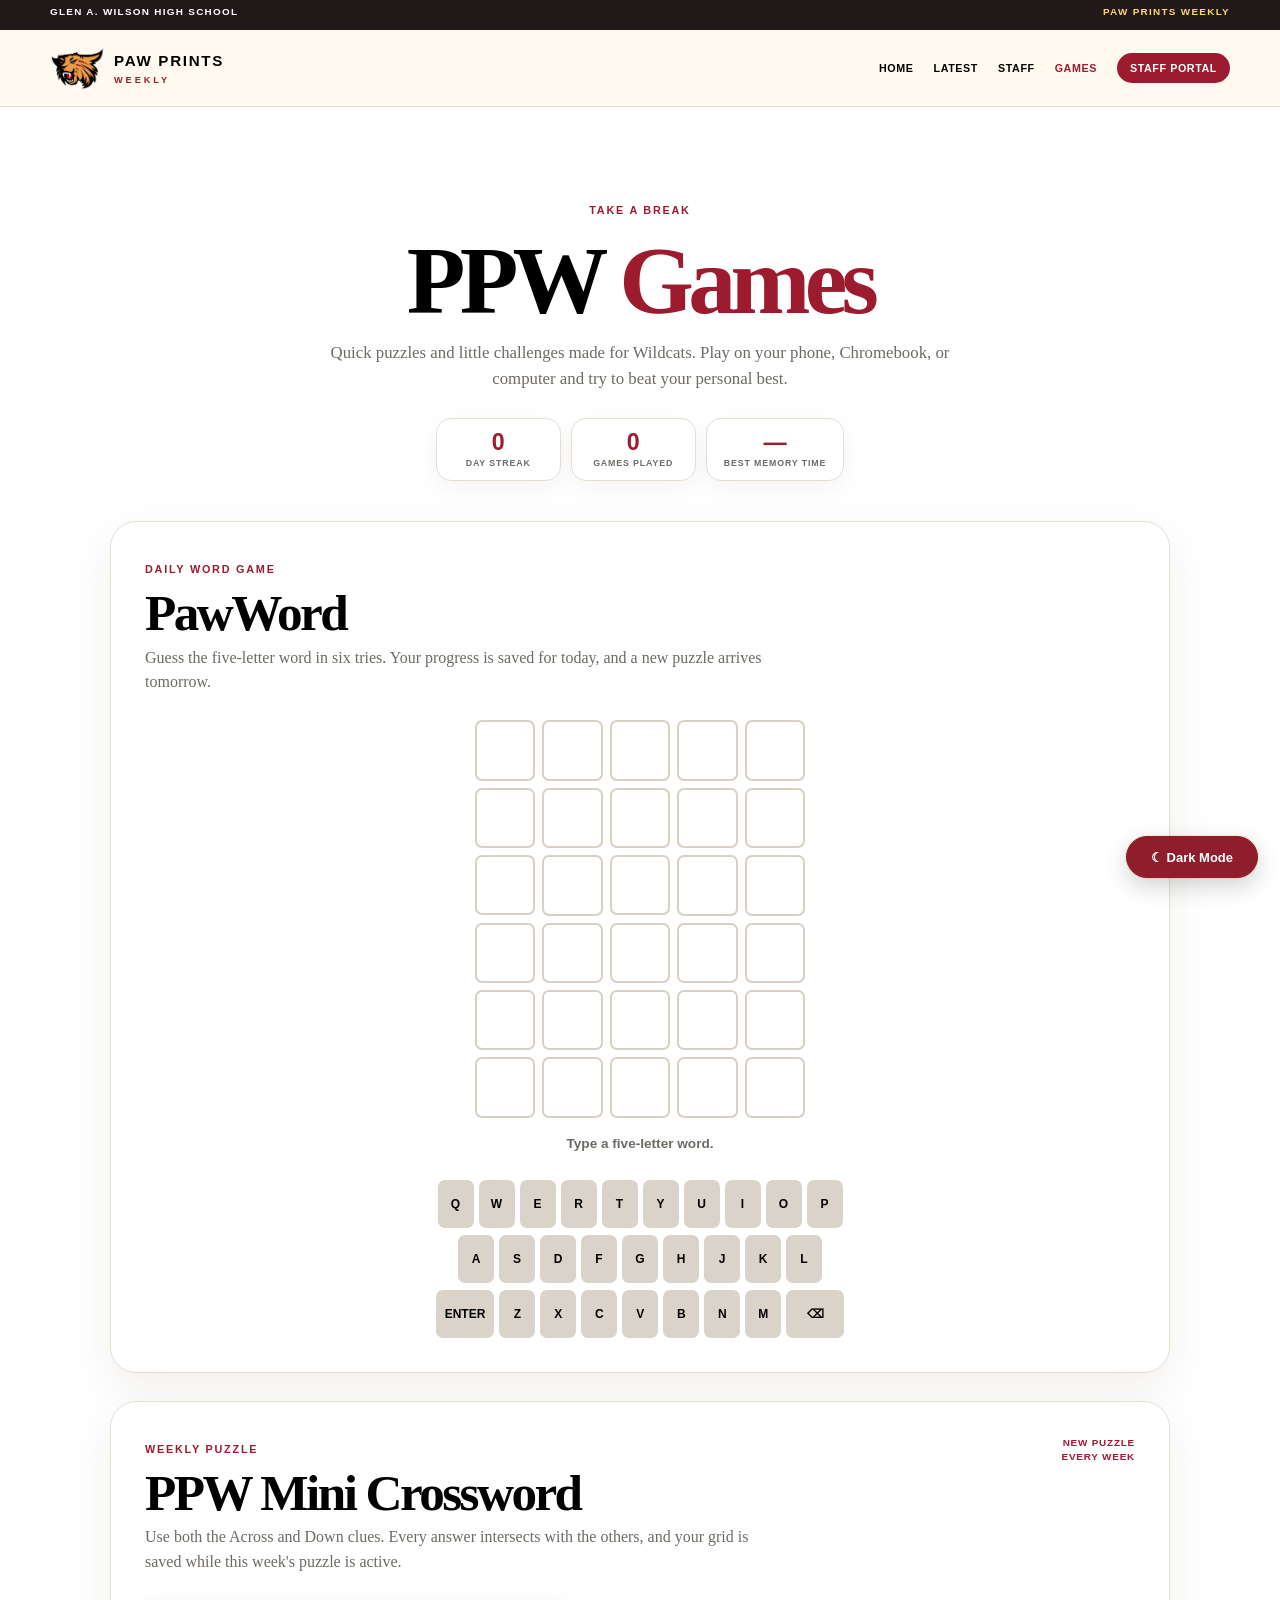
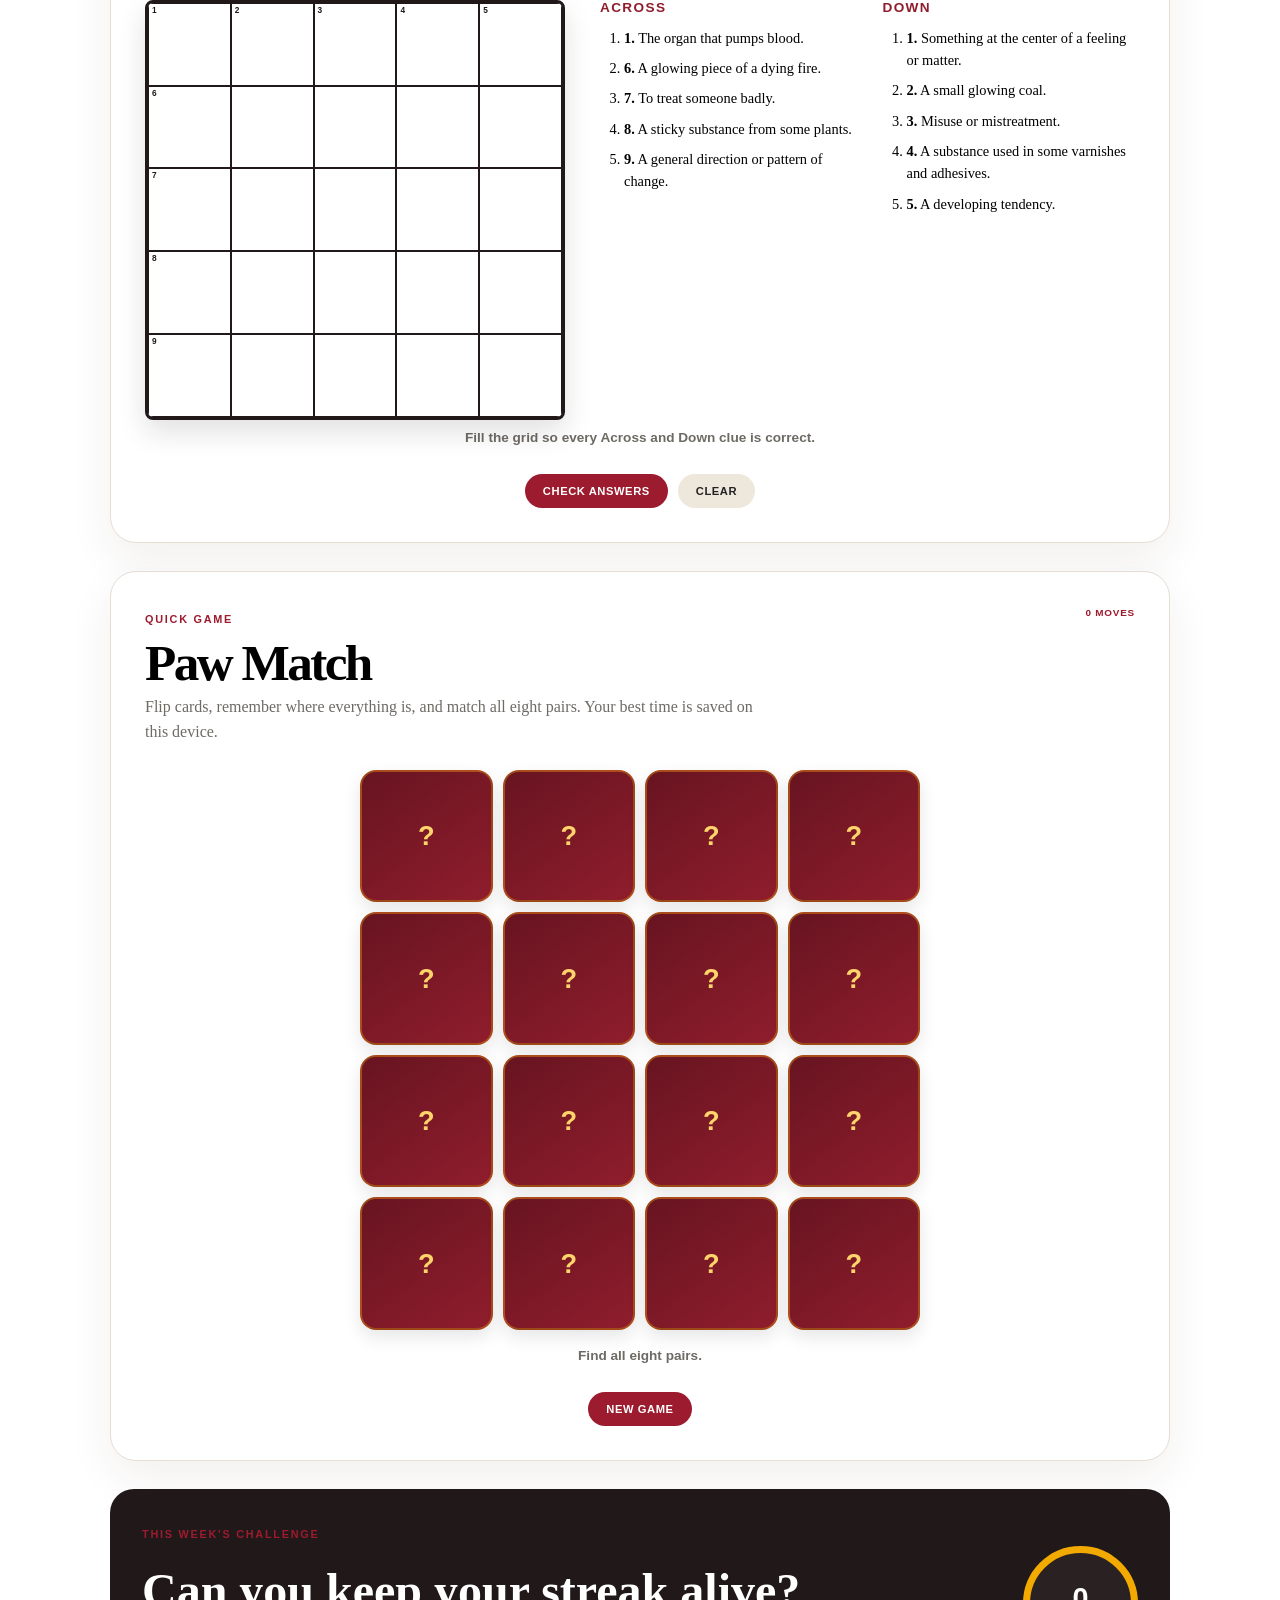
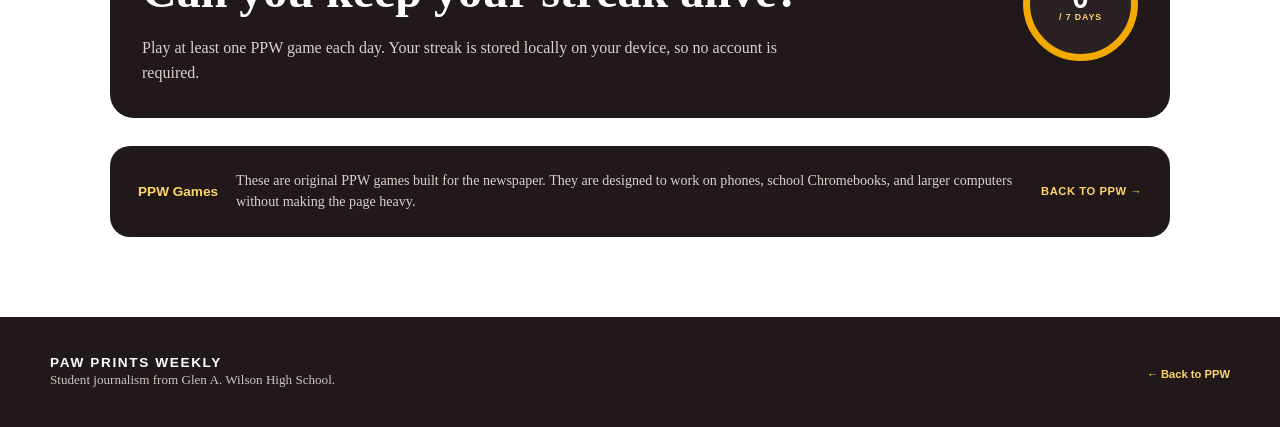
<file: games.html>
<!DOCTYPE html>
<html lang="en">
<head>
<meta charset="UTF-8"><meta name="viewport" content="width=device-width,initial-scale=1.0"><meta name="description" content="Paw Prints Weekly recreational games — PawWord, mini crossword, and Paw Match."><link rel="icon" type="image/png" href="images/tiger.png"><link rel="apple-touch-icon" href="images/tiger.png"><title>PPW Games | Paw Prints Weekly</title>
<script>(function(){try{if(localStorage.getItem('ppw-theme')==='dark')document.documentElement.classList.add('dark-mode');else document.documentElement.classList.add('light-mode')}catch(e){}})();</script>
<link rel="stylesheet" href="homepage.css?v=2"><link rel="stylesheet" href="games.css?v=5"><link rel="stylesheet" href="games-v2.css?v=2"><link rel="stylesheet" href="games-v3.css?v=1"><link rel="stylesheet" href="ppw-dark-pages.css?v=1"><link rel="stylesheet" href="ppw-dark-final.css?v=6"><link rel="stylesheet" href="ppw-mobile-polish.css?v=1">
</head>
<body>
<header class="games-header"><div class="games-topbar">GLEN A. WILSON HIGH SCHOOL <span>PAW PRINTS WEEKLY</span></div><div class="games-nav"><a class="games-brand" href="index.html"><img src="images/tiger.png" alt="Wilson Wildcats"><span><strong>PAW PRINTS</strong><small>WEEKLY</small></span></a><nav><a href="index.html">Home</a><a href="index.html#latest">Latest</a><a href="index.html#staff">Staff</a><a class="games-active" href="games.html">Games</a><a class="games-admin" href="/admin/">Staff Portal</a></nav></div></header>
<main class="games-page"><section class="games-hero"><span class="eyebrow">TAKE A BREAK</span><h1>PPW <em>Games</em></h1><p>Quick puzzles and little challenges made for Wildcats. Play on your phone, Chromebook, or computer and try to beat your personal best.</p><div class="game-stats" aria-label="Your game statistics"><div><strong id="gamesStreak">0</strong><span>DAY STREAK</span></div><div><strong id="gamesPlayed">0</strong><span>GAMES PLAYED</span></div><div><strong id="gamesBest">—</strong><span>BEST MEMORY TIME</span></div></div></section>
<section class="game-panel word-panel" id="pawword"><div class="game-heading"><div><span class="eyebrow">DAILY WORD GAME</span><h2>PawWord</h2><p>Guess the five-letter word in six tries. Your progress is saved for today, and a new puzzle arrives tomorrow.</p></div><div class="game-date" id="wordDate"></div></div><div id="wordBoard" class="word-board" aria-label="PawWord board"></div><div id="wordMessage" class="game-message" aria-live="polite">Type a five-letter word.</div><div id="keyboard" class="keyboard" aria-label="PawWord keyboard"></div><button class="small-button hidden" id="wordReset" type="button">Play again</button></section>
<section class="game-panel crossword-panel" id="mini-crossword"><div class="game-heading"><div><span class="eyebrow">WEEKLY PUZZLE</span><h2>PPW Mini Crossword</h2><p>Use both the Across and Down clues. Every answer intersects with the others, and your grid is saved while this week's puzzle is active.</p></div><div class="game-date">NEW PUZZLE<br>EVERY WEEK</div></div><div class="crossword-wrap"><div id="crosswordGrid" class="crossword-grid" aria-label="PPW Mini Crossword grid"></div><div class="crossword-clues"><div><h3>Across</h3><ol id="acrossClues"></ol></div><div><h3>Down</h3><ol id="downClues"></ol></div></div></div><div id="crosswordMessage" class="game-message" aria-live="polite">Fill the grid, then check your answers.</div><div class="game-actions"><button class="small-button" id="checkCrossword" type="button">Check answers</button><button class="small-button secondary-button" id="clearCrossword" type="button">Clear</button></div></section>
<section class="game-panel memory-panel" id="paw-match"><div class="game-heading"><div><span class="eyebrow">QUICK GAME</span><h2>Paw Match</h2><p>Flip cards, remember where everything is, and match all eight pairs. Your best time is saved on this device.</p></div><div class="game-date"><span id="memoryMoves">0</span> MOVES</div></div><div id="memoryGrid" class="memory-grid" aria-label="Paw Match memory board"></div><div id="memoryMessage" class="game-message" aria-live="polite">Find all eight pairs.</div><div class="game-actions"><button class="small-button" id="memoryRestart" type="button">New game</button></div></section>
<section class="weekly-challenge"><div><span class="eyebrow">THIS WEEK'S CHALLENGE</span><h2>Can you keep your streak alive?</h2><p>Play at least one PPW game each day. Your streak is stored locally on your device, so no account is required.</p></div><div class="challenge-ring"><strong id="challengeDays">0</strong><span>/ 7 DAYS</span></div></section>
<section class="games-note"><strong>PPW Games</strong><span>These are original PPW games built for the newspaper. They are designed to work on phones, school Chromebooks, and larger computers without making the page heavy.</span><a href="index.html">Back to PPW →</a></section></main>
<footer class="site-footer"><div class="footer-inner"><div><strong>PAW PRINTS WEEKLY</strong><span>Student journalism from Glen A. Wilson High School.</span></div><a href="index.html">← Back to PPW</a></div></footer>
<script src="games-v4.js?v=1"></script><script src="pawword-dictionary.js?v=1"></script><script src="ppw-page-theme.js?v=6"></script></body></html>
</file>
<file: homepage.css>
/* Paw Prints Weekly — friendly homepage redesign */
:root{
  --cardinal:#9d1b2e;--cardinal-dark:#741322;--gold:#f2a900;--gold-light:#ffd56b;
  --cream:#fffaf0;--paper:#f7f4ed;--ink:#202020;--muted:#6e6a64;--white:#fff;
  --line:#e6ded1;--shadow:0 18px 45px rgba(70,45,20,.10);--max:1180px;
}
*{box-sizing:border-box}html{scroll-behavior:smooth}body{margin:0;background:var(--paper);color:var(--ink);font-family:Georgia,"Times New Roman",serif;line-height:1.6;overflow-x:hidden}
body.menu-open{overflow:hidden}a{color:inherit;text-decoration:none}img{max-width:100%;display:block}button,input{font:inherit}::selection{background:var(--gold);color:#222}
.site-header{position:sticky;top:0;z-index:1000;background:rgba(255,250,240,.94);backdrop-filter:blur(14px);border-bottom:1px solid var(--line)}
.topbar{background:#21181a;color:#fff}.topbar>div,.nav-wrap{width:min(var(--max),calc(100% - 36px));margin:auto}.topbar>div{min-height:30px;display:flex;justify-content:space-between;align-items:center;font:700 .62rem/1 Arial,sans-serif;letter-spacing:.13em}
.nav-wrap{min-height:76px;display:flex;align-items:center;gap:28px;justify-content:space-between}.brand{display:flex;align-items:center;gap:10px;flex-shrink:0}.brand-logo{width:54px;height:54px;object-fit:contain;transition:transform .25s}.brand:hover .brand-logo{transform:rotate(-5deg) scale(1.06)}.brand strong,.brand small{display:block;font-family:Arial,sans-serif;font-weight:900}.brand strong{font-size:.95rem;letter-spacing:.11em}.brand small{font-size:.58rem;letter-spacing:.31em;color:var(--cardinal)}
nav{display:flex;align-items:center;gap:19px}nav a{position:relative;padding:8px 0;font:800 .67rem/1 Arial,sans-serif;text-transform:uppercase;letter-spacing:.055em}nav a:after{content:"";position:absolute;left:0;bottom:1px;width:0;height:2px;background:var(--gold);transition:width .2s}nav a:hover:after,nav a.active:after{width:100%}.staff-link{padding:10px 13px!important;background:var(--cardinal);color:#fff;border-radius:999px}.staff-link:after{display:none!important}
.menu-toggle{display:none;background:none;border:1px solid var(--line);width:42px;height:42px;padding:8px}.menu-toggle span{display:block;height:2px;background:#222;margin:5px 0}
.hero{width:min(var(--max),calc(100% - 36px));min-height:600px;margin:auto;display:grid;grid-template-columns:1fr .9fr;align-items:center;gap:30px;position:relative;overflow:hidden}.hero:before{content:"";position:absolute;width:240px;height:240px;border-radius:50%;background:rgba(242,169,0,.13);right:4%;top:16%;z-index:-1}.hero-copy{padding:65px 0}.kicker,.eyebrow{font:900 .68rem/1.2 Arial,sans-serif;letter-spacing:.16em;color:var(--cardinal)}.kicker:before{content:"";display:inline-block;width:28px;height:3px;background:var(--gold);vertical-align:middle;margin-right:9px}.hero h1{font-size:clamp(4rem,8vw,7rem);line-height:.83;letter-spacing:-.07em;margin:22px 0}.hero h1 em{font-style:normal;color:var(--cardinal);display:block;margin-top:14px}.hero-copy>p{max-width:590px;color:var(--muted);font-size:1.1rem;margin:0 0 28px}.hero-actions{display:flex;gap:10px;flex-wrap:wrap}.button{display:inline-flex;align-items:center;justify-content:center;min-height:46px;padding:11px 20px;border-radius:999px;font:800 .72rem/1 Arial,sans-serif;letter-spacing:.05em;text-transform:uppercase;transition:.22s}.button:hover{transform:translateY(-3px)}.primary{background:var(--cardinal);color:#fff;box-shadow:0 8px 20px rgba(157,27,46,.18)}.secondary{border:1px solid #292929;background:#fff}.secondary:hover{background:var(--gold);border-color:var(--gold)}
.hero-art{min-height:500px;display:grid;place-items:center;position:relative}.hero-circle{width:min(430px,78vw);aspect-ratio:1;border-radius:50%;background:#fff;border:5px solid var(--gold);box-shadow:var(--shadow);display:grid;place-items:center;position:relative;animation:float 5s ease-in-out infinite}.hero-circle:before{content:"";position:absolute;inset:18px;border:1px dashed rgba(157,27,46,.28);border-radius:50%}.hero-circle img{width:72%;position:relative;z-index:1}.float-paw,.float-star{position:absolute;pointer-events:none}.float-paw{font-size:2.2rem;opacity:.15;animation:float 5s ease-in-out infinite}.paw-a{right:4%;top:18%}.paw-b{left:5%;bottom:18%;font-size:1.5rem;animation-delay:1s}.float-star{color:var(--gold);font-size:1.4rem;animation:pulse 2.6s ease-in-out infinite}.star-a{left:12%;top:20%}.star-b{right:10%;bottom:23%;animation-delay:1.1s}@keyframes float{50%{transform:translateY(-10px) rotate(1deg)}}@keyframes pulse{50%{transform:scale(1.25);opacity:.45}}
.welcome-strip{background:var(--cardinal);color:#fff;display:flex;align-items:center;gap:22px;padding:17px max(18px,calc((100% - var(--max))/2));font-size:.96rem}.welcome-strip strong{font:900 .66rem/1 Arial,sans-serif;letter-spacing:.14em;color:var(--gold-light);white-space:nowrap}.welcome-strip span{flex:1}.welcome-strip a{font:800 .68rem/1 Arial,sans-serif;letter-spacing:.06em;white-space:nowrap}
.section{width:min(var(--max),calc(100% - 36px));margin:auto;padding:78px 0}.section-head{display:flex;align-items:end;gap:20px;margin-bottom:28px}.section-head>div{flex:1}.section-head h2{margin:4px 0 0;font-size:clamp(2.3rem,5vw,4rem);line-height:.95;letter-spacing:-.055em}.head-note{color:var(--muted);font-size:.88rem;max-width:370px}.section-head.light{color:#fff}.section-head.light .eyebrow{color:var(--gold-light)}.section-head.light .head-note{color:#d8cfd0}
.latest-grid{display:grid;grid-template-columns:repeat(3,1fr);gap:18px}.loading-card,.empty-card{padding:35px;background:#fff;border:1px solid var(--line);border-radius:18px;color:var(--muted)}.story-card{background:#fff;border:1px solid var(--line);border-radius:18px;overflow:hidden;box-shadow:0 8px 25px rgba(70,45,20,.045);transition:.25s}.story-card:hover{transform:translateY(-6px);box-shadow:var(--shadow)}.story-image{height:210px;object-fit:cover;width:100%;background:#eee4d7}.story-placeholder{height:210px;display:grid;place-items:center;background:linear-gradient(135deg,#fff4d6,#f5e7e9);font:900 .7rem Arial,sans-serif;letter-spacing:.14em;color:var(--cardinal)}.story-body{padding:21px}.category-pill{display:inline-block;font:900 .6rem/1 Arial,sans-serif;letter-spacing:.12em;color:var(--cardinal);background:#fff0e5;border-radius:999px;padding:7px 9px}.story-body h3{font-size:1.45rem;line-height:1.06;margin:13px 0 8px}.story-body p{color:var(--muted);font-size:.94rem;margin:0 0 15px}.meta{display:flex;justify-content:space-between;gap:10px;color:#8a8279;font:700 .58rem/1.3 Arial,sans-serif;letter-spacing:.06em;text-transform:uppercase}
.feature-band{background:#21181a;color:#fff;position:relative;overflow:hidden}.feature-band:before{content:"";position:absolute;width:400px;height:400px;border:1px solid rgba(242,169,0,.2);border-radius:50%;right:-160px;top:-140px}.featured-card{display:grid;grid-template-columns:1.15fr 1fr;background:#fff;color:var(--ink);border-radius:24px;overflow:hidden;box-shadow:var(--shadow)}.featured-card .story-image,.featured-card .story-placeholder{height:390px}.featured-card .story-body{padding:42px}.featured-card h3{font-size:clamp(2.1rem,4vw,4rem);letter-spacing:-.05em}.featured-card .category-pill{background:#fff1c9;color:#7b5700}.featured-card .meta{margin-top:25px}.featured-badge{font:900 .62rem Arial,sans-serif;letter-spacing:.14em;color:var(--cardinal);margin-bottom:5px}
.category-section{border-top:1px solid var(--line)}.category-section:nth-child(even){background:#fffaf2}.category-content{min-height:30px}.section-grid{display:grid;grid-template-columns:repeat(3,1fr);gap:18px}.section-grid .story-card:first-child{grid-column:span 2}.section-grid .story-card:first-child .story-image,.section-grid .story-card:first-child .story-placeholder{height:270px}.school-layout{background:#fff}.school-list{display:grid;gap:0;border-top:3px solid #21181a}.school-row{display:grid;grid-template-columns:80px 1fr 280px;gap:22px;align-items:center;padding:22px 8px;border-bottom:1px solid var(--line)}.school-row .num{font:900 1.1rem Arial,sans-serif;color:var(--gold)}.school-row h3{margin:0;font-size:1.35rem}.school-row p{margin:5px 0 0;color:var(--muted);font-size:.9rem}.school-row img{width:100%;height:110px;object-fit:cover;border-radius:12px}
.life-grid{display:grid;grid-template-columns:1.2fr .8fr .8fr;gap:18px}.life-card{min-height:280px;padding:26px;border-radius:20px;position:relative;overflow:hidden;background:#fff;border:1px solid var(--line)}.life-card:first-child{min-height:390px;background:#fff0d5}.life-card img{position:absolute;inset:0;width:100%;height:100%;object-fit:cover;opacity:.3}.life-card>div{position:absolute;left:24px;right:24px;bottom:24px;z-index:1}.life-card h3{font-size:1.6rem;margin:7px 0}.life-card p{color:var(--muted);margin:0}
.sports-grid{display:grid;grid-template-columns:repeat(2,1fr);gap:14px}.sports-card{display:grid;grid-template-columns:92px 1fr auto;gap:18px;align-items:center;background:#fff;border:1px solid var(--line);border-radius:18px;padding:16px;transition:.2s}.sports-card:hover{transform:translateX(4px)}.sports-thumb{width:92px;height:92px;object-fit:cover;border-radius:14px;background:#eee}.sports-card h3{margin:0;font-size:1.35rem}.sports-card p{margin:4px 0;color:var(--muted);font-size:.86rem}.sports-arrow{font-size:1.5rem;color:var(--gold)}
.perspective-grid{display:grid;grid-template-columns:repeat(2,1fr);gap:18px}.perspective-card{background:#21181a;color:#fff;border-radius:20px;padding:30px;min-height:250px;position:relative;overflow:hidden}.perspective-card:before{content:"“";position:absolute;right:15px;top:-45px;font:200 12rem Georgia;color:rgba(255,255,255,.06)}.perspective-card h3{font-size:1.8rem;max-width:650px}.perspective-card p{color:#d9d0d0}.perspective-card .meta{color:#bdb0b0}
.world-grid{columns:3 260px;column-gap:24px}.world-card{break-inside:avoid;border-top:3px solid var(--cardinal);padding:18px 0 25px}.world-card h3{font-size:1.3rem;margin:8px 0}.world-card p{color:var(--muted);font-size:.9rem}.world-card img{width:100%;height:145px;object-fit:cover;border-radius:12px;margin-bottom:12px}
.features-grid{display:grid;grid-template-columns:repeat(2,1fr);gap:20px}.feature-card{display:grid;grid-template-columns:45% 55%;background:#fff;border:1px solid var(--line);border-radius:20px;overflow:hidden}.feature-card img,.feature-card .feature-img{width:100%;height:100%;min-height:270px;object-fit:cover;background:#f2e6d5}.feature-card .story-body{padding:28px}.feature-card h3{font-size:1.75rem}
.media-grid{display:grid;grid-template-columns:repeat(4,1fr);gap:14px}.media-card{background:#fff;border-radius:18px;overflow:hidden;border:1px solid var(--line);transition:.22s}.media-card:hover{transform:translateY(-5px)}.media-card img,.media-img{height:180px;width:100%;object-fit:cover;background:#e8e1d6}.media-card .story-body h3{font-size:1.2rem}
.editorial-grid{display:grid;grid-template-columns:1fr 1fr;gap:18px}.editorial-card{border-left:5px solid var(--gold);padding:25px 28px;background:#fff;border-radius:0 18px 18px 0;box-shadow:0 8px 22px rgba(0,0,0,.04)}.editorial-card h3{font-size:1.75rem}.editorial-card p{color:var(--muted)}
.section-links{display:grid;grid-template-columns:repeat(4,1fr);gap:12px}.section-links a{background:#fff;border:1px solid var(--line);padding:20px;border-radius:15px;font-weight:700;display:flex;justify-content:space-between;transition:.2s}.section-links a:hover{background:var(--gold);transform:translateY(-3px)}
.about-section{background:#fff;border-top:1px solid var(--line)}.about-grid{display:grid;grid-template-columns:1fr 1fr;gap:70px;align-items:start}.about-grid h2{font-size:clamp(2.5rem,5vw,4.6rem);margin:10px 0;letter-spacing:-.06em}.about-copy>p{font-size:1.08rem;color:var(--muted);margin-top:0}.credit-card{display:flex;align-items:center;gap:15px;margin-top:28px;padding:17px;border-radius:17px;background:var(--paper);border:1px solid var(--line)}.credit-card img{width:60px;height:60px;object-fit:contain}.credit-card span,.credit-card small{display:block;font:800 .6rem Arial,sans-serif;letter-spacing:.1em}.credit-card span{color:var(--cardinal)}.credit-card strong{display:block;font-size:1.2rem}.credit-card small{color:var(--muted);font-weight:600;letter-spacing:0}
.site-footer{background:#21181a;color:#fff}.footer-inner{width:min(var(--max),calc(100% - 36px));margin:auto;min-height:110px;display:flex;align-items:center;justify-content:space-between;gap:25px}.footer-inner strong,.footer-inner span,.footer-inner a{display:block}.footer-inner strong{font:900 .85rem Arial,sans-serif;letter-spacing:.12em}.footer-inner span{color:#cfc4c4;font-size:.82rem}.footer-inner a{margin-top:4px;color:var(--gold-light);font:800 .7rem Arial,sans-serif}
.reveal{opacity:0;transform:translateY(18px);transition:opacity .45s ease,transform .45s ease}.reveal.visible{opacity:1;transform:none}
@media(max-width:1050px){nav{gap:13px}.latest-grid{grid-template-columns:repeat(2,1fr)}.media-grid{grid-template-columns:repeat(2,1fr)}.section-links{grid-template-columns:repeat(2,1fr)}}
@media(max-width:800px){.nav-wrap{min-height:68px}.menu-toggle{display:block}.nav-wrap nav{display:none;position:absolute;left:0;right:0;top:98px;background:var(--cream);border-bottom:1px solid var(--line);padding:18px;flex-direction:column;align-items:stretch;gap:4px;box-shadow:0 15px 30px rgba(0,0,0,.08)}.nav-wrap nav.open{display:flex}.nav-wrap nav a{padding:13px 8px}.hero{grid-template-columns:1fr;min-height:auto}.hero-copy{padding:70px 0 20px}.hero-art{min-height:350px;padding-bottom:60px}.hero-circle{width:min(360px,80vw)}.welcome-strip{flex-wrap:wrap}.welcome-strip span{flex-basis:100%}.latest-grid,.section-grid,.features-grid,.perspective-grid,.editorial-grid,.sports-grid,.life-grid,.about-grid{grid-template-columns:1fr}.school-row{grid-template-columns:45px 1fr}.school-row img{display:none}.section-grid .story-card:first-child{grid-column:auto}.feature-card{grid-template-columns:1fr}.feature-card img,.feature-card .feature-img{height:220px;min-height:220px}.featured-card{grid-template-columns:1fr}.featured-card .story-image,.featured-card .story-placeholder{height:240px}.featured-card .story-body{padding:28px}.world-grid{columns:1}.footer-inner{padding:25px 0;flex-direction:column;align-items:flex-start}}
@media(max-width:560px){.topbar>div{font-size:.5rem}.topbar>div span:first-child{display:none}.hero h1{font-size:clamp(3.3rem,16vw,5rem)}.hero-copy>p{font-size:1rem}.section{padding:58px 0}.section-head{display:block}.head-note{margin-top:10px}.latest-grid,.media-grid{grid-template-columns:1fr}.story-image,.story-placeholder{height:190px}.featured-card h3{font-size:2rem}.sports-card{grid-template-columns:65px 1fr}.sports-thumb{width:65px;height:65px}.sports-arrow{display:none}.section-links{grid-template-columns:1fr}.credit-card{align-items:flex-start}.credit-card img{width:48px;height:48px}}
</file>
<file: games.css>
:root{--cardinal:#9d1b2e;--gold:#f2a900;--paper:#f7f4ed;--cream:#fffaf0;--ink:#202020;--muted:#6e6a64;--line:#e6ded1;--white:#fff}
*{box-sizing:border-box}html{scroll-behavior:smooth}body{margin:0;background:var(--paper);color:var(--ink);font-family:Georgia,"Times New Roman",serif;line-height:1.55;overflow-x:hidden}.games-header{position:sticky;top:0;z-index:20;background:rgba(255,250,240,.97);backdrop-filter:blur(14px);border-bottom:1px solid var(--line)}.games-topbar{min-height:30px;padding:7px max(14px,calc((100% - 1180px)/2));background:#21181a;color:#fff;font:800 .62rem/1 Arial,sans-serif;letter-spacing:.13em}.games-topbar span{float:right;color:#ffd56b}.games-nav{width:min(1180px,calc(100% - 36px));min-height:76px;margin:auto;display:flex;align-items:center;justify-content:space-between;gap:20px}.games-brand{display:flex;align-items:center;gap:10px;text-decoration:none;color:inherit;min-width:0}.games-brand img{width:54px;height:54px;object-fit:contain}.games-brand strong,.games-brand small{display:block;font-family:Arial,sans-serif;font-weight:900}.games-brand strong{font-size:.95rem;letter-spacing:.11em}.games-brand small{font-size:.58rem;letter-spacing:.31em;color:var(--cardinal)}.games-nav nav{display:flex;align-items:center;gap:20px}.games-nav nav a{color:inherit;text-decoration:none;font:800 .67rem/1 Arial,sans-serif;text-transform:uppercase;letter-spacing:.055em;white-space:nowrap}.games-nav nav a:hover,.games-nav nav .games-active{color:var(--cardinal)}.games-admin{padding:10px 13px;background:var(--cardinal);color:#fff!important;border-radius:999px}
.games-page{width:min(1060px,calc(100% - 30px));margin:auto;padding:55px 0 80px}.games-hero{padding:35px 0 40px;text-align:center}.eyebrow{font:900 .68rem/1.2 Arial,sans-serif;letter-spacing:.16em;color:var(--cardinal)}.games-hero h1{font-size:clamp(3.2rem,8vw,6rem);line-height:.9;letter-spacing:-.06em;margin:16px 0}.games-hero h1 em{font-style:normal;color:var(--cardinal)}.games-hero p{max-width:650px;margin:auto;color:var(--muted);font-size:1.05rem}.game-stats{display:flex;justify-content:center;gap:10px;flex-wrap:wrap;margin:26px auto 0}.game-stats div{min-width:125px;padding:12px 17px;background:#fff;border:1px solid var(--line);border-radius:15px;box-shadow:0 8px 25px rgba(70,45,20,.05)}.game-stats strong{display:block;font:900 1.45rem/1 Arial,sans-serif;color:var(--cardinal)}.game-stats span{display:block;margin-top:5px;font:800 .55rem/1 Arial,sans-serif;letter-spacing:.1em;color:var(--muted)}
.game-panel{background:#fff;border:1px solid var(--line);border-radius:26px;padding:34px;box-shadow:0 16px 45px rgba(70,45,20,.07);margin-bottom:28px;min-width:0;overflow:hidden}.game-panel:focus-within{box-shadow:0 20px 55px rgba(70,45,20,.1),0 0 0 2px rgba(242,169,0,.15);transform:translateY(-1px)}.game-heading{display:flex;justify-content:space-between;gap:25px;align-items:flex-start;margin-bottom:25px}.game-heading h2{font-size:clamp(2rem,5vw,3.2rem);line-height:.95;letter-spacing:-.05em;margin:8px 0}.game-heading p{margin:0;color:var(--muted);max-width:620px}.game-date{min-width:130px;text-align:right;font:800 .62rem/1.45 Arial,sans-serif;letter-spacing:.08em;color:var(--cardinal)}
.word-board{width:min(330px,100%);display:grid;grid-template-columns:repeat(5,minmax(0,1fr));gap:7px;margin:10px auto 18px}.word-cell{aspect-ratio:1;border:2px solid #d8d0c5;display:grid;place-items:center;font:900 1.5rem/1 Arial,sans-serif;text-transform:uppercase;border-radius:7px;background:#fff;transition:transform .12s,background .25s,border-color .25s}.word-cell.filled{border-color:#9a9187}.word-cell.correct{background:#6aaa64;color:#fff;border-color:#6aaa64;animation:flipIn .45s ease both}.word-cell.present{background:#c9b458;color:#fff;border-color:#c9b458;animation:flipIn .45s ease both}.word-cell.absent{background:#787c7e;color:#fff;border-color:#787c7e;animation:flipIn .45s ease both}.word-cell.pop{animation:cellPop .13s ease}.word-cell.filled:not(.correct):not(.present):not(.absent){animation:cellPop .13s ease}@keyframes cellPop{50%{transform:scale(1.08)}}@keyframes flipIn{0%{transform:rotateX(90deg);opacity:.45}60%{transform:rotateX(-8deg);opacity:1}100%{transform:rotateX(0)}}.game-message{text-align:center;min-height:28px;margin:10px 0 16px;font:700 .85rem Arial,sans-serif;color:var(--muted);transition:transform .2s,opacity .2s}.game-message.win{color:#397536;animation:messageBounce .5s ease}@keyframes messageBounce{50%{transform:scale(1.06)}}.game-message.error{color:var(--cardinal);animation:shake .3s ease}@keyframes shake{25%{transform:translateX(-5px)}50%{transform:translateX(5px)}75%{transform:translateX(-3px)}}.keyboard{width:min(560px,100%);margin:auto;display:flex;flex-direction:column;gap:7px;user-select:none}.key-row{display:flex;justify-content:center;gap:5px}.key{border:0;border-radius:7px;background:#d9d3ca;min-width:36px;height:48px;padding:0 9px;font:900 .75rem Arial,sans-serif;cursor:pointer;touch-action:manipulation;-webkit-tap-highlight-color:transparent;user-select:none;transition:transform .1s,filter .15s,background .2s}.key:active{transform:scale(.93)}.key.wide{min-width:58px}.key.correct{background:#6aaa64;color:#fff}.key.present{background:#c9b458;color:#fff}.key.absent{background:#787c7e;color:#fff}.small-button{border:0;border-radius:999px;background:var(--cardinal);color:#fff;padding:11px 18px;font:800 .7rem Arial,sans-serif;letter-spacing:.05em;text-transform:uppercase;cursor:pointer;touch-action:manipulation;-webkit-tap-highlight-color:transparent;transition:transform .15s,box-shadow .15s,filter .15s}.small-button:hover{transform:translateY(-2px);box-shadow:0 7px 18px rgba(70,45,20,.14)}.small-button:active{transform:scale(.97)}.secondary-button{background:#eee7dc;color:#222}.hidden{display:none}
.crossword-wrap{display:grid;grid-template-columns:minmax(280px,420px) 1fr;gap:35px;align-items:start}.crossword-grid{width:min(420px,100%);display:grid;grid-template-columns:repeat(4,minmax(0,1fr));border:3px solid #21181a;background:#21181a;margin:auto;border-radius:8px;overflow:hidden;box-shadow:0 12px 28px rgba(33,24,26,.13)}.cw-cell{aspect-ratio:1;background:#fff;border:1px solid #21181a;position:relative;min-width:0}.cw-number{position:absolute;left:3px;top:2px;font:700 .5rem/1 Arial,sans-serif}.cw-input{position:absolute;inset:0;width:100%;height:100%;border:0;background:transparent;text-align:center;text-transform:uppercase;font:900 1.25rem Arial,sans-serif;outline:none;padding:5px 1px 0;appearance:none;-webkit-appearance:none;border-radius:0;transition:background .15s,box-shadow .15s}.cw-input:focus{box-shadow:inset 0 0 0 3px rgba(242,169,0,.65);background:#fff9e9}.cw-input.correct{background:#e6f2e2;animation:correctPulse .35s ease}.cw-input.wrong{background:#f7dddd;animation:shake .3s ease}@keyframes correctPulse{50%{transform:scale(.94)}}.crossword-clues{display:grid;grid-template-columns:1fr 1fr;gap:30px}.crossword-clues h3{margin:0 0 8px;font:900 .85rem Arial,sans-serif;text-transform:uppercase;letter-spacing:.1em;color:var(--cardinal)}.crossword-clues ol{margin:0;padding-left:24px}.crossword-clues li{padding:4px 0;font-size:.9rem}.game-actions{display:flex;justify-content:center;gap:10px;margin-top:16px;flex-wrap:wrap}
.memory-grid{width:min(560px,100%);margin:10px auto 18px;display:grid;grid-template-columns:repeat(4,minmax(0,1fr));gap:10px}.memory-card{aspect-ratio:1;border:0;border-radius:16px;background:#21181a;color:#fff;cursor:pointer;position:relative;transform-style:preserve-3d;transition:transform .38s cubic-bezier(.2,.75,.2,1),background .2s,box-shadow .2s;box-shadow:0 7px 18px rgba(0,0,0,.1);touch-action:manipulation;-webkit-tap-highlight-color:transparent;padding:0}.memory-card:hover{transform:translateY(-3px) scale(1.015);box-shadow:0 12px 24px rgba(0,0,0,.13)}.memory-card.flipped,.memory-card.matched{transform:rotateY(180deg);background:#fff0d5}.memory-back,.memory-face{position:absolute;inset:0;display:grid;place-items:center;backface-visibility:hidden;border-radius:16px}.memory-back{font:900 1.7rem Arial,sans-serif;color:#ffd56b}.memory-face{transform:rotateY(180deg);font-size:2.4rem;border:2px solid #f2a900}.memory-card.matched{box-shadow:0 0 0 3px rgba(106,170,100,.25),0 10px 24px rgba(106,170,100,.12);animation:matchPop .45s ease}@keyframes matchPop{50%{transform:rotateY(180deg) scale(1.08)}}.memory-miss .memory-card.flipped{animation:shake .3s ease}.memory-grid.game-complete .memory-card{animation:celebrate .65s ease both}.memory-grid.game-complete .memory-card:nth-child(2n){animation-delay:.04s}@keyframes celebrate{50%{transform:rotateY(180deg) translateY(-6px) scale(1.06)}}
.weekly-challenge{margin:28px 0;padding:32px;border-radius:24px;background:#21181a;color:#fff;display:flex;align-items:center;justify-content:space-between;gap:25px;overflow:hidden;position:relative}.weekly-challenge h2{font-size:clamp(1.8rem,4vw,3rem);margin:8px 0}.weekly-challenge p{margin:0;color:#d9d0d0;max-width:650px}.challenge-ring{width:115px;height:115px;flex:0 0 115px;border:7px solid #f2a900;border-radius:50%;display:grid;place-items:center;align-content:center;background:rgba(255,255,255,.04);transition:transform .35s}.challenge-ring:hover{transform:rotate(8deg) scale(1.04)}.challenge-ring strong{font:900 1.8rem/1 Arial,sans-serif}.challenge-ring span{font:800 .55rem/1 Arial,sans-serif;letter-spacing:.1em;color:#ffd56b}.games-note{padding:24px 28px;background:#21181a;color:#fff;border-radius:20px;display:grid;grid-template-columns:auto 1fr auto;align-items:center;gap:18px}.games-note strong{color:#ffd56b;font:900 .85rem Arial,sans-serif}.games-note span{color:#d9d0d0;font-size:.88rem}.games-note a{color:#ffd56b;font:800 .7rem Arial,sans-serif;text-transform:uppercase;letter-spacing:.05em;text-decoration:none}.site-footer{margin-top:0}
@media(max-width:760px){.games-topbar{padding:7px 12px}.games-topbar span{display:none}.games-nav{width:calc(100% - 16px);min-height:58px;gap:8px}.games-brand{gap:7px}.games-brand img{width:40px;height:40px}.games-brand strong{font-size:.72rem}.games-brand small{font-size:.5rem;letter-spacing:.25em}.games-nav nav{gap:5px}.games-nav nav a:not(.games-active):not(.games-admin){display:none}.games-nav nav a{font-size:.57rem}.games-admin{padding:9px 10px}.games-page{width:calc(100% - 12px);padding:18px 0 45px}.games-hero{padding:16px 7px 25px}.games-hero h1{font-size:clamp(3rem,17vw,4.2rem);margin:12px 0}.games-hero p{font-size:.9rem}.game-stats{gap:6px}.game-stats div{flex:1;min-width:0;padding:10px 4px}.game-stats strong{font-size:1.15rem}.game-stats span{font-size:.45rem;letter-spacing:.04em}.game-panel{padding:18px 10px;border-radius:17px;margin-bottom:15px}.game-heading{display:block;margin-bottom:17px}.game-heading h2{font-size:clamp(1.75rem,10vw,2.5rem)}.game-heading p{font-size:.9rem}.game-date{text-align:left;margin-top:8px;min-width:0}.word-board{width:min(310px,88vw);gap:4px}.word-cell{font-size:1.2rem;border-width:1.5px}.keyboard{width:100%;max-width:390px;gap:4px;padding:0 1px}.key-row{gap:3px;width:100%}.key{flex:1;min-width:0;width:0;height:46px;padding:0 1px;font-size:clamp(.57rem,2.6vw,.68rem);border-radius:6px}.key.wide{flex:1.45;min-width:0}.crossword-wrap{grid-template-columns:1fr;gap:20px}.crossword-grid{width:min(360px,94vw)}.cw-number{font-size:.42rem;left:2px;top:2px}.cw-input{font-size:clamp(.85rem,5vw,1.2rem);padding-top:5px}.crossword-clues{grid-template-columns:1fr;gap:14px}.crossword-clues li{font-size:.8rem;padding:3px 0}.memory-grid{width:min(420px,94vw);gap:6px}.memory-card{border-radius:10px}.memory-back,.memory-face{border-radius:10px}.memory-face{font-size:clamp(1.35rem,8vw,2rem)}.weekly-challenge{display:block;text-align:center;padding:23px 15px;border-radius:18px;margin-top:18px}.weekly-challenge p{font-size:.9rem}.challenge-ring{margin:19px auto 0}.games-note{grid-template-columns:1fr;gap:8px;padding:18px}.games-note span{font-size:.8rem}.games-note a{display:inline-block}.game-actions .small-button{flex:1;min-width:130px}}
@media(max-width:380px){.games-page{width:calc(100% - 8px)}.game-panel{padding-left:8px;padding-right:8px}.game-stats div{padding-left:2px;padding-right:2px}.key{height:43px;font-size:.56rem}.word-board{width:280px}.memory-grid{gap:4px}.cw-input{font-size:.85rem}}
@media(prefers-reduced-motion:reduce){*,*::before,*::after{scroll-behavior:auto!important;animation-duration:.001ms!important;transition-duration:.001ms!important}.game-panel:focus-within{transform:none}.memory-card:hover,.challenge-ring:hover{transform:none}}
@media(hover:none){.small-button:hover,.key:hover,.memory-card:hover{transform:none}.memory-card{box-shadow:0 4px 12px rgba(0,0,0,.09)}}
</file>
<file: games-v2.css>
.crossword-grid{width:min(360px,100%);grid-template-columns:repeat(4,minmax(0,1fr));background:#21181a}.cw-cell{aspect-ratio:1}.cw-number{font-size:.52rem;font-weight:800}.cw-input{font-size:1.35rem}.game-panel{overflow:hidden}.key{touch-action:manipulation}.memory-card{touch-action:manipulation}.game-confetti{position:absolute;width:7px;height:11px;border-radius:2px;background:currentColor;pointer-events:none;animation:ppwConfetti .85s ease-out forwards;transform:translate(-50%,-50%);z-index:8}.game-panel,.games-section,.memory-grid,.word-board,.crossword-grid{position:relative}@keyframes ppwConfetti{0%{opacity:1;transform:translate(-50%,-50%) scale(1) rotate(0)}100%{opacity:0;transform:translate(calc(-50% + var(--dx)),var(--dy)) rotate(520deg) scale(.7)}}.word-cell.pop{animation:ppwCellPop .16s ease}.word-cell.correct,.cw-cell input.correct{animation:ppwGood .35s ease}.memory-card.matched{animation:ppwGood .4s ease}.memory-miss{animation:ppwShake .32s ease}@keyframes ppwCellPop{50%{transform:scale(1.08)}}@keyframes ppwGood{50%{transform:scale(1.08)}}@keyframes ppwShake{25%{transform:translateX(-5px)}75%{transform:translateX(5px)}}@media(max-width:760px){.games-nav nav{flex-wrap:wrap;justify-content:flex-end}.games-page{width:calc(100% - 16px)}.crossword-grid{width:min(340px,94vw)}.cw-input{font-size:clamp(1rem,7vw,1.35rem)}}@media(max-width:380px){.crossword-grid{width:290px}.cw-input{font-size:1rem}}@media(prefers-reduced-motion:reduce){.game-confetti,.word-cell.pop,.word-cell.correct,.cw-cell input.correct,.memory-card.matched,.memory-miss{animation:none!important}}
</file>
<file: games-v3.css>
/* PPW GAMES V3 — rebuilt game UI */
.crossword-grid{grid-template-columns:repeat(5,minmax(0,1fr))!important;width:min(430px,100%)!important;gap:0!important;background:#21181a!important}
.cw-cell{background:#fff!important;border:1px solid #21181a!important;position:relative!important}
.cw-cell.block{background:#21181a!important;border-color:#21181a!important}
.cw-number{color:#21181a!important;z-index:2}
.cw-input{color:#21181a!important;caret-color:#8f1d2c!important}
.cw-input:focus{background:#fff9e9!important;box-shadow:inset 0 0 0 3px rgba(242,169,0,.75)!important}
.cw-input.correct{background:#e7f4df!important;color:#245d25!important}
.cw-input.wrong{background:#f8dddd!important;color:#8f1d2c!important}
.crossword-clues{align-content:start}
.crossword-clues h3{color:#8f1d2c!important}
.game-panel:focus-within{border-color:rgba(242,169,0,.55)!important}

/* PAWWORD FEEDBACK — submitted rows light up after Enter */
.word-panel .word-cell.correct{background:#5cae62!important;color:#fff!important;border-color:#78c77d!important;box-shadow:0 0 16px rgba(92,174,98,.28)!important;animation:pawwordCorrect .42s ease both!important}
.word-panel .word-cell.present{background:#d4ad3a!important;color:#fff!important;border-color:#e5c65c!important;box-shadow:0 0 16px rgba(212,173,58,.25)!important;animation:pawwordPresent .42s ease both!important}
.word-panel .word-cell.absent{background:#555b63!important;color:#fff!important;border-color:#6d737c!important;animation:pawwordAbsent .32s ease both!important}
.word-panel .word-cell.filled{color:#fff!important}

@keyframes pawwordCorrect{0%{transform:rotateX(0);filter:brightness(1)}45%{transform:rotateX(90deg);filter:brightness(1.3)}100%{transform:rotateX(0);filter:brightness(1)}}
@keyframes pawwordPresent{0%{transform:rotateX(0);filter:brightness(1)}45%{transform:rotateX(90deg);filter:brightness(1.25)}100%{transform:rotateX(0);filter:brightness(1)}}
@keyframes pawwordAbsent{0%{transform:scale(.92);opacity:.65}100%{transform:scale(1);opacity:1}}

.word-panel .key.correct{background:#8f1d2c!important}.word-panel .key.present{background:#b77d00!important}.word-panel .key.absent{background:#555b63!important}
.memory-card{background:linear-gradient(145deg,#681421,#8f1d2c)!important;border:2px solid rgba(242,169,0,.35)!important}
.memory-card.flipped,.memory-card.matched{background:#fff0d5!important}
.memory-back{color:#ffd56b!important}.memory-face{border-color:#f2a900!important}
@media(max-width:760px){.crossword-grid{width:min(360px,94vw)!important;grid-template-columns:repeat(5,minmax(0,1fr))!important}.cw-input{font-size:clamp(.85rem,6vw,1.3rem)!important}}
@media(max-width:380px){.crossword-grid{width:290px!important}.cw-input{font-size:.9rem!important}}
</file>
<file: ppw-dark-pages.css>
/* PPW dark mode for staff portal + games */
html.dark-mode, body.dark-mode{background:#0b0d10!important;color:#f5f5f5!important}

/* Theme toggle */
.ppw-page-theme-toggle{position:fixed;right:18px;bottom:18px;z-index:1000;border:1px solid #3b4048;border-radius:999px;background:#171a1f;color:#fff;padding:10px 14px;font:800 .72rem Arial,sans-serif;cursor:pointer;box-shadow:0 8px 24px rgba(0,0,0,.25);transition:transform .2s,background .2s,border-color .2s}
.ppw-page-theme-toggle:hover{transform:translateY(-2px);background:#22262d;border-color:#9d1b2e}

/* Admin portal */
body.dark-mode{--paper:#0b0d10!important;--white:#171a1f!important;--text:#f5f5f5!important;--muted:#a9afb8!important;--border:#343a43!important}
body.dark-mode .auth-screen{background:radial-gradient(circle at 15% 20%,rgba(157,27,46,.2),transparent 30%),radial-gradient(circle at 85% 80%,rgba(242,169,0,.12),transparent 30%),#0b0d10!important}
body.dark-mode .auth-card,
body.dark-mode .editor-panel,
body.dark-mode .articles-panel{background:#171a1f!important;border-color:#343a43!important;box-shadow:0 18px 45px rgba(0,0,0,.3)!important}
body.dark-mode .admin-header{background:rgba(11,13,16,.94)!important;border-color:#343a43!important}
body.dark-mode input,
body.dark-mode textarea,
body.dark-mode select{background:#0f1216!important;color:#f5f5f5!important;border-color:#3a4049!important;color-scheme:dark}
body.dark-mode input::placeholder,body.dark-mode textarea::placeholder{color:#7f8792!important}
body.dark-mode .back-to-ppw,
body.dark-mode .secondary-btn,
body.dark-mode .small-btn{background:#22262d!important;color:#f5f5f5!important;border-color:#3a4049!important}
body.dark-mode .back-to-ppw:hover,body.dark-mode .secondary-btn:hover,body.dark-mode .small-btn:hover{border-color:#9d1b2e!important}
body.dark-mode .article-item{background:#111419!important;border-color:#343a43!important}
body.dark-mode .article-thumb{background:#242932!important}
body.dark-mode .badge{background:#292e36!important;color:#f5f5f5!important}
body.dark-mode .empty-state{color:#a9afb8!important}
body.dark-mode .ppw-spacer-btn{background:#22262d!important;color:#ffbf4a!important;border-color:#4a3a2b!important}
body.dark-mode .ppw-spacer-help{color:#9da4ae!important}
body.dark-mode .help,body.dark-mode .muted{color:#a9afb8!important}
body.dark-mode .message.success{color:#6fd08f!important}
body.dark-mode .message.error{color:#ff7f92!important}
body.dark-mode .ppw-loader{background:#0b0d10!important}
body.dark-mode .ppw-loader::before{background:radial-gradient(circle at 50% 42%,rgba(45,48,54,.8),rgba(11,13,16,.96) 52%,#0b0d10 100%)!important}
body.dark-mode .ppw-loader::after{background:linear-gradient(90deg,transparent 0%,rgba(157,27,46,.08) 50%,transparent 100%)!important}
body.dark-mode .ppw-loader-logo-wrap{background:rgba(23,26,31,.8)!important}

/* Games */
body.dark-mode .games-header{background:rgba(15,18,22,.97)!important;border-color:#343a43!important}
body.dark-mode .games-brand{color:#f5f5f5!important}
body.dark-mode .games-nav nav a{color:#f5f5f5!important}
body.dark-mode .games-nav nav a:hover,body.dark-mode .games-nav nav .games-active{color:#ffbf4a!important}
body.dark-mode .games-page{color:#f5f5f5!important}
body.dark-mode .games-hero p,
body.dark-mode .game-heading p,
body.dark-mode .game-message,
body.dark-mode .game-stats span{color:#a9afb8!important}
body.dark-mode .game-stats div,
body.dark-mode .game-panel{background:#171a1f!important;border-color:#343a43!important;box-shadow:0 16px 45px rgba(0,0,0,.28)!important}
body.dark-mode .word-cell{background:#0f1216!important;border-color:#454c57!important;color:#fff!important}
body.dark-mode .word-cell.filled{border-color:#707987!important}
body.dark-mode .keyboard .key{background:#343a43!important;color:#f5f5f5!important}
body.dark-mode .keyboard .key.correct{background:#4f8f4b!important;color:#fff!important}
body.dark-mode .keyboard .key.present{background:#a18f3f!important;color:#fff!important}
body.dark-mode .keyboard .key.absent{background:#5b6065!important;color:#fff!important}
body.dark-mode .secondary-button{background:#30353d!important;color:#fff!important}
body.dark-mode .crossword-grid{background:#0a0c0f!important;border-color:#0a0c0f!important}
body.dark-mode .cw-cell{background:#0f1216!important;border-color:#343a43!important;color:#fff!important}
body.dark-mode .cw-input{color:#fff!important;background:transparent!important}
body.dark-mode .cw-input:focus{background:#24221a!important}
body.dark-mode .cw-input.correct{background:#28452d!important}
body.dark-mode .cw-input.wrong{background:#4a252b!important}
body.dark-mode .crossword-clues li{color:#e5e7eb!important}
body.dark-mode .memory-card{background:#0f1216!important}
body.dark-mode .memory-card.flipped,body.dark-mode .memory-card.matched{background:#3a2e1d!important}
body.dark-mode .weekly-challenge,body.dark-mode .games-note{background:#111419!important;border:1px solid #343a43!important}
body.dark-mode .weekly-challenge p,body.dark-mode .games-note span{color:#b0b6bf!important}
body.dark-mode .games-note a{color:#ffbf4a!important}
body.dark-mode .site-footer{background:#080a0d!important;color:#f5f5f5!important}
body.dark-mode .site-footer a{color:#ffbf4a!important}

@media(max-width:620px){.ppw-page-theme-toggle{right:10px;bottom:10px;padding:9px 12px;font-size:.66rem}}
</file>
<file: ppw-dark-final.css>
/* PPW SHARED THEME — Cardinal Gold + Red edition */

/* LIGHT MODE = the site's original appearance, with a subtle shared Cardinal/Gold accent layer. */
html.light-mode body,body.light-mode{background:initial;color:initial}

/* ---------- SHARED CARDINAL + GOLD ACCENTS ---------- */
:root{
  --ppw-cardinal:#8f1d2c;
  --ppw-cardinal-dark:#681421;
  --ppw-gold:#f2a900;
  --ppw-gold-light:#ffc84a;
}

/* Keep the original website mostly intact, but give major interactive elements the PPW colors. */
body :where(.section-links a,.section-links a span,.ppw-article-tags a,.badge){
  border-color:rgba(143,29,44,.28);
}
body :where(.section-links a:hover,.ppw-article-tags a:hover){
  border-color:var(--ppw-gold)!important;
}

/* ---------- THEME TRANSITION ---------- */
html.ppw-theme-going-dark::after,
html.ppw-theme-going-light::after{
  content:"";
  position:fixed;
  inset:0;
  z-index:2147483000;
  pointer-events:none;
  transform-origin:var(--ppw-theme-x,50%) var(--ppw-theme-y,50%);
  transform:scale(.02);
  opacity:.98;
  animation:ppwThemeReveal .7s cubic-bezier(.2,.75,.2,1) forwards;
}
html.ppw-theme-going-dark::after{background:radial-gradient(circle at var(--ppw-theme-x,50%) var(--ppw-theme-y,50%),#07080a 0%,#07080a 48%,#681421 61%,#f2a900 67%,transparent 74%)}
html.ppw-theme-going-light::after{background:radial-gradient(circle at var(--ppw-theme-x,50%) var(--ppw-theme-y,50%),#fff 0%,#fff 48%,#ffc84a 61%,#8f1d2c 67%,transparent 74%)}
@keyframes ppwThemeReveal{
  0%{opacity:.98;transform:scale(.02)}
  45%{opacity:.94;transform:scale(1.15)}
  78%{opacity:.58;transform:scale(1.85)}
  100%{opacity:0;transform:scale(2.4)}
}

/* ---------- PAGE-TO-PAGE LOADER ---------- */
html.dark-mode .ppw-loader,
html.dark-mode .ppw-loader::before,
html.dark-mode .ppw-loader::after{background:#07080a!important}
html.dark-mode .ppw-loader::before{background:radial-gradient(circle at 50% 42%,rgba(30,33,38,.95),rgba(10,12,15,.98) 52%,#07080a 100%)!important}
html.dark-mode .ppw-loader::after{background:linear-gradient(90deg,transparent 0%,rgba(242,169,0,.08) 35%,rgba(143,29,44,.10) 65%,transparent 100%)!important}
html.dark-mode .ppw-loader-title strong,
html.dark-mode .ppw-loader-school{color:#f5f5f5!important}
html.dark-mode .ppw-loader-title span{color:#ffb5c0!important}
html.dark-mode .ppw-loader-logo-wrap{background:rgba(18,21,25,.9)!important;border-color:#f2a900!important;box-shadow:0 20px 55px rgba(0,0,0,.45),inset 0 0 0 8px rgba(242,169,0,.10)!important}
html.dark-mode .ppw-loader-rule{background:rgba(255,255,255,.10)!important}
html.dark-mode .ppw-loader-bg-ring{border-color:rgba(255,255,255,.08)!important}
html.dark-mode .ppw-loader-bg-ring::after{border-color:rgba(242,169,0,.14)!important}

/* ---------- SHARED TOGGLE ---------- */
.ppw-page-theme-toggle{
  position:fixed!important;right:22px!important;bottom:22px!important;z-index:2147482999!important;
  min-width:132px!important;height:42px!important;padding:0 16px!important;
  display:inline-flex!important;align-items:center!important;justify-content:center!important;
  border:1px solid #8f1d2c!important;border-radius:999px!important;background:#8f1d2c!important;color:#fff!important;
  font:700 13px/1 Arial,Helvetica,sans-serif!important;cursor:pointer!important;
  box-shadow:0 8px 24px rgba(0,0,0,.18),0 0 0 1px rgba(242,169,0,.15)!important;
  transition:transform .2s ease,background .2s ease,color .2s ease,box-shadow .2s ease!important;
}
.ppw-page-theme-toggle:hover{transform:translateY(-2px)!important;background:#681421!important;border-color:#f2a900!important;box-shadow:0 12px 28px rgba(0,0,0,.24),0 0 18px rgba(242,169,0,.18)!important}
.ppw-page-theme-toggle:active{transform:translateY(0)!important}
html.dark-mode .ppw-page-theme-toggle{background:#f2a900!important;color:#17120a!important;border-color:#ffc84a!important}
html.dark-mode .ppw-page-theme-toggle:hover{background:#ffc84a!important;border-color:#8f1d2c!important}

/* ---------- ACTUAL DARK MODE ---------- */
html.dark-mode body,body.dark-mode{background:#07080a!important;color:#f5f5f5!important}
html.dark-mode body :where(
  main,section,article,aside,form,.section,.category-section,.school-layout,.life-layout,.sports-layout,
  .perspective-layout,.world-layout,.features-layout,.media-layout,.editorial-layout,.more-sections,.about-section,
  .story-card,.featured-card,.featured-card a,.life-card,.sports-card,.feature-card,.media-card,.editorial-card,
  .staff-card,.loading-card,.empty-card,.ppw-search-wrap,.ppw-week-card,.ppw-related-card,.ppw-list-card,
  .ppw-poll-card,.poll-card,.content-card,.article-card,.article-container,.article-header,.article-body,
  .article-content,.article-gallery,.related-card,.game-panel,.game-stats div,.weekly-challenge,.games-note,
  .auth-screen,.auth-card,.editor-panel,.articles-panel,.article-item,.permission-notice,.modal-content,.dropdown-menu
){background-color:#121519!important;color:#f5f5f5!important;border-color:#30343b!important}
html.dark-mode body :where(
  .story-card,.featured-card a,.life-card,.sports-card,.feature-card,.media-card,.editorial-card,.staff-card,
  .loading-card,.empty-card,.ppw-search-wrap,.ppw-week-card,.ppw-related-card,.ppw-list-card,.ppw-poll-card,
  .poll-card,.content-card,.article-card,.article-container,.article-item,.game-panel,.game-stats div,.auth-card,
  .editor-panel,.articles-panel
){background-color:#171a1f!important}

/* Gold/red details make dark mode feel like the actual PPW brand instead of plain black/gray. */
html.dark-mode body :where(h1,h2,h3,h4,h5,h6){color:#ffc84a!important}
html.dark-mode body :where(strong,b){color:#f2a900!important}
html.dark-mode body :where(a:not(.ppw-page-theme-toggle)){color:#ffb5c0}
html.dark-mode body :where(a:not(.ppw-page-theme-toggle):hover){color:#ffc84a!important}
html.dark-mode body :where(.story-card,.featured-card,.life-card,.sports-card,.feature-card,.media-card,.editorial-card,.staff-card,.game-panel,.article-card,.content-card){border-top:2px solid rgba(143,29,44,.65)!important}
html.dark-mode body :where(.section-links a,.ppw-article-tags a,.badge,.ppw-reading-time,.ppw-article-nav a){border-color:rgba(242,169,0,.28)!important}
html.dark-mode body :where(.section-links a:hover,.ppw-article-tags a:hover,.ppw-article-nav a:hover){border-color:#f2a900!important;box-shadow:0 0 14px rgba(242,169,0,.10)!important}
html.dark-mode body :where(.head-note,.meta,.muted,.help,.hero-description,.story-body p,.article-item p,.game-message,
  .games-hero p,.game-heading p,.ppw-search-wrap p,.ppw-week-card small,.ppw-related-card small,.games-note span){color:#b8bec7!important}
html.dark-mode body :where(.site-header,#mainNav,.games-header,.admin-header){background:#0d1014!important;color:#fff!important;border-color:#681421!important;box-shadow:0 2px 0 rgba(242,169,0,.12)!important}
html.dark-mode body :where(#mainNav a,.games-nav nav a,nav a,.brand,.games-brand){color:#fff!important}
html.dark-mode body :where(#mainNav a:hover,.games-nav nav a:hover,nav a:hover){color:#ffc84a!important}
html.dark-mode body :where(.site-footer,footer){background:#030405!important;color:#fff!important;border-color:#681421!important}
html.dark-mode body .welcome-strip{background:#681421!important;color:#fff!important;border-bottom:2px solid #f2a900!important}
html.dark-mode body .feature-band{background:#050608!important;color:#fff!important;border-top:1px solid rgba(242,169,0,.18)!important}
html.dark-mode body .ppw-games-card{background:#21181a!important;color:#fff!important;border-color:#8f1d2c!important;box-shadow:inset 0 2px 0 #f2a900!important}
html.dark-mode body .ppw-games-card p{color:#d9d0d0!important}
html.dark-mode body .ppw-week-strip{background:#b77d00!important;color:#111!important;border-bottom:2px solid #681421!important}
html.dark-mode body :where(input,textarea,select){background:#0d1014!important;color:#fff!important;border-color:#3a4049!important}
html.dark-mode body :where(input,textarea,select):focus{border-color:#f2a900!important;box-shadow:0 0 0 2px rgba(242,169,0,.12)!important}
html.dark-mode body :where(input,textarea)::placeholder{color:#858c96!important}
html.dark-mode body :where(.secondary-btn,.small-btn,.secondary-button,.small-button){background:#1c2026!important;color:#fff!important;border-color:#8f1d2c!important}
html.dark-mode body :where(.secondary-btn:hover,.small-btn:hover,.secondary-button:hover,.small-button:hover){border-color:#f2a900!important;color:#ffc84a!important}
html.dark-mode body :where(.back-to-ppw){background:#171a1f!important;color:#fff!important;border-color:#8f1d2c!important}
html.dark-mode body :where(.key){background:#30353d!important;color:#fff!important;border-color:#f2a900!important}
html.dark-mode body :where(.word-cell,.cw-cell){background:#171a1f!important;color:#fff!important;border-color:#454b55!important}
html.dark-mode body :where(.cw-input){color:#fff!important;background:#171a1f!important}
html.dark-mode body :where(.section-links a,.section-links a span){background:#171a1f!important;color:#fff!important}
html.dark-mode body :where(.ppw-article-tags a){background:#171a1f!important;color:#fff!important;border-color:#30343b!important}
html.dark-mode body :where(.ppw-reading-time,.ppw-article-nav a,.ppw-newsroom-stats>div){background:#20252c!important;color:#fff!important}
html.dark-mode body .story-placeholder{background:#20252c!important;color:#fff!important}
html.dark-mode body :where(.badge){background:#22272e!important;color:#fff!important}
html.dark-mode body :where(.empty-state){color:#aeb5bf!important}
html.dark-mode body :where(.ppw-spacer-btn){background:#1c2026!important;color:#ffb5c0!important;border-color:#681421!important}
html.dark-mode body :where(.games-page){color:#f5f5f5!important}
html.dark-mode body :where(.game-date){color:#b8bec7!important}
html.dark-mode body :where(.memory-card.flipped,.memory-card.matched){background:#342817!important;border-color:#f2a900!important}
html.dark-mode body :where(.games-note){background:#08090b!important;border-left:3px solid #8f1d2c!important}
html.dark-mode body img{filter:none!important}

@media(max-width:600px){.ppw-page-theme-toggle{right:14px!important;bottom:14px!important;min-width:118px!important;height:40px!important;padding:0 13px!important;font-size:12px!important}}
@media(prefers-reduced-motion:reduce){
  html.ppw-theme-going-dark::after,html.ppw-theme-going-light::after{animation:none!important;opacity:0!important}
  .ppw-page-theme-toggle{transition:none!important}
}
</file>
<file: ppw-mobile-polish.css>
/* PPW mobile polish — shared across homepage, articles, games, and newsroom. */

@media (max-width:760px){
  html,body{max-width:100%;overflow-x:hidden}
  body{min-width:0}
  img,video,svg,canvas{max-width:100%}
  button,a,input,select,textarea{touch-action:manipulation}
  input,select,textarea{font-size:16px!important}
  body.ppw-nav-open{overflow:hidden!important}

  /* ---------- HOMEPAGE / SHARED HEADER ---------- */
  .site-header{position:sticky!important;top:0!important;z-index:1000!important}
  .topbar{font-size:.56rem!important;line-height:1.25!important;padding-left:10px!important;padding-right:10px!important}
  .nav-wrap{width:calc(100% - 16px)!important;min-height:58px!important}
  .brand{min-width:0!important;gap:7px!important}
  .brand-logo{width:40px!important;height:40px!important;flex:0 0 40px!important}
  .brand strong{font-size:.72rem!important;letter-spacing:.08em!important;white-space:nowrap!important}
  .brand small{font-size:.48rem!important;letter-spacing:.2em!important;white-space:nowrap!important}
  .menu-toggle,.ppw-mobile-menu-toggle{min-width:44px!important;min-height:44px!important}
  .site-header.ppw-mobile-nav-open nav,
  header.ppw-mobile-nav-open nav{
    max-height:calc(100dvh - 70px)!important;
    overflow-y:auto!important;
    overscroll-behavior:contain!important;
    padding-bottom:max(16px,env(safe-area-inset-bottom))!important;
  }
  .site-header.ppw-mobile-nav-open nav a,
  header.ppw-mobile-nav-open nav a{
    min-height:50px!important;
    font-size:.78rem!important;
  }

  /* ---------- HOMEPAGE CONTENT ---------- */
  .hero{width:calc(100% - 16px)!important;padding:24px 0 20px!important}
  .hero-copy{padding-top:12px!important}
  .hero h1{font-size:clamp(2.8rem,15vw,4.4rem)!important;line-height:.9!important}
  .hero-copy>p{font-size:.95rem!important;line-height:1.55!important}
  .hero-actions{display:grid!important;grid-template-columns:1fr!important;gap:9px!important;width:100%!important}
  .hero-actions .button{width:100%!important;min-height:48px!important}
  .hero-circle{width:min(300px,76vw)!important}

  .section{width:calc(100% - 16px)!important;padding:38px 0!important}
  .section-head{gap:8px!important;margin-bottom:17px!important}
  .section-head h2{font-size:clamp(1.9rem,9vw,2.8rem)!important;line-height:1!important}
  .head-note{font-size:.78rem!important;line-height:1.45!important}

  .latest-grid,.section-grid,.life-grid,.features-grid,.editorial-grid,.sports-grid,.perspective-grid,.staff-grid,.about-grid{grid-template-columns:minmax(0,1fr)!important}
  .story-card,.featured-card,.sports-card,.perspective-card,.media-card,.world-card,.feature-card,.editorial-card,.staff-card{min-width:0!important;max-width:100%!important}
  .story-image,.story-placeholder{height:180px!important}
  .featured-card .story-image,.featured-card .story-placeholder{height:210px!important}
  .story-body{padding:16px!important}
  .story-body h3{font-size:1.24rem!important;line-height:1.15!important;overflow-wrap:anywhere}
  .story-body p{font-size:.9rem!important;line-height:1.5!important}
  .story-meta,.layout-meta{display:flex!important;flex-wrap:wrap!important;gap:5px 8px!important}

  .school-row{grid-template-columns:38px minmax(0,1fr)!important;gap:10px!important}
  .school-row>img{grid-column:1/-1!important;height:145px!important}
  .sports-card{grid-template-columns:58px minmax(0,1fr)!important;gap:10px!important}
  .sports-card>*{min-width:0!important}
  .sports-thumb{width:58px!important;height:58px!important}
  .sports-card .score,.sports-card .sports-score{grid-column:1/-1!important;justify-self:start!important}

  .world-grid{columns:1!important;column-gap:0!important}
  .world-card{break-inside:avoid!important;margin-bottom:12px!important}
  .world-card img{height:170px!important}
  .media-grid,.section-links{grid-template-columns:1fr!important;gap:10px!important}
  .media-card img,.media-img{height:180px!important}

  .welcome-strip{padding:14px 12px!important}
  .welcome-strip strong,.welcome-strip span,.welcome-strip a{max-width:100%!important;overflow-wrap:anywhere}
  .footer-inner{width:calc(100% - 16px)!important;padding-left:0!important;padding-right:0!important}

  /* ---------- ARTICLE PAGE ---------- */
  .article-site-nav{position:sticky!important;top:0!important}
  .article-site-nav .inner{width:calc(100% - 16px)!important;min-height:0!important;padding:8px 0!important;display:flex!important;flex-wrap:wrap!important;gap:7px!important}
  .article-site-nav .brand{width:100%!important;min-height:42px!important;font-size:.9rem!important}
  .article-site-nav .brand img{width:36px!important;height:36px!important}
  .article-site-nav nav{display:flex!important;width:100%!important;max-width:100%!important;overflow-x:auto!important;overscroll-behavior-x:contain!important;scrollbar-width:none!important;gap:4px!important;padding-bottom:2px!important;flex-wrap:nowrap!important}
  .article-site-nav nav::-webkit-scrollbar{display:none!important}
  .article-site-nav nav a,
  .article-site-nav nav a:nth-child(2),
  .article-site-nav nav a:nth-child(3){display:inline-flex!important;align-items:center!important;min-height:42px!important;flex:0 0 auto!important;padding:9px 10px!important;font-size:.68rem!important;white-space:nowrap!important}
  .article-page{width:calc(100% - 20px)!important;margin:22px auto 55px!important}
  .article-page>.article-back{display:inline-flex!important;align-items:center!important;min-height:42px!important;margin-bottom:16px!important}
  .article-page h1{font-size:clamp(2rem,11vw,3.25rem)!important;line-height:1.02!important;overflow-wrap:anywhere}
  .article-byline{font-size:.72rem!important;line-height:1.45!important;gap:5px 11px!important;margin-bottom:20px!important}
  .article-hero-wrap{margin-bottom:24px!important}
  .article-hero-image{max-height:430px!important;border-radius:12px!important}
  .article-photo-credit{font-size:.7rem!important;padding:7px 2px 0!important;overflow-wrap:anywhere}
  .article-body{font-size:1rem!important;line-height:1.75!important}
  .article-body p{margin-bottom:1.25em!important}
  .article-inline-image{margin:24px 0!important}
  .article-inline-image img{border-radius:11px!important}
  .article-inline-image figcaption{font-size:.7rem!important;line-height:1.4!important}
  .article-gallery{grid-template-columns:1fr!important;gap:13px!important;margin-top:28px!important}
  .article-gallery-item img{max-height:420px!important;border-radius:11px!important}
  .ppw-article-nav{flex-direction:column!important;gap:8px!important}
  .ppw-article-nav a{display:flex!important;align-items:center!important;min-height:44px!important}

  /* ---------- GAMES PAGE ---------- */
  .games-header{position:sticky!important;top:0!important;z-index:1000!important}
  .games-topbar{padding:7px 9px!important;font-size:.55rem!important}
  .games-nav{width:calc(100% - 16px)!important;min-height:0!important;padding:8px 0!important;display:flex!important;flex-wrap:wrap!important;gap:6px!important}
  .games-brand{width:100%!important;min-height:42px!important}
  .games-brand img{width:38px!important;height:38px!important}
  .games-nav nav{display:flex!important;width:100%!important;overflow-x:auto!important;overscroll-behavior-x:contain!important;scrollbar-width:none!important;gap:4px!important;padding-bottom:2px!important}
  .games-nav nav::-webkit-scrollbar{display:none!important}
  .games-nav nav a,
  .games-nav nav a:not(.games-active):not(.games-admin){display:inline-flex!important;align-items:center!important;justify-content:center!important;min-height:42px!important;flex:0 0 auto!important;padding:9px 10px!important;font-size:.61rem!important;white-space:nowrap!important}
  .games-page{width:calc(100% - 12px)!important;padding:12px 0 38px!important}
  .games-hero{padding:18px 6px 24px!important}
  .games-hero h1{font-size:clamp(2.8rem,15vw,4rem)!important}
  .games-hero p{font-size:.92rem!important;line-height:1.5!important}
  .game-stats{display:grid!important;grid-template-columns:repeat(3,minmax(0,1fr))!important;width:100%!important;gap:5px!important}
  .game-stats div{min-width:0!important;padding:10px 3px!important}
  .game-stats span{font-size:.43rem!important;line-height:1.25!important}
  .game-panel{padding:18px 9px!important;border-radius:16px!important}
  .game-heading h2{font-size:clamp(1.8rem,10vw,2.5rem)!important}
  .game-heading p{font-size:.88rem!important;line-height:1.48!important}
  .word-board{width:min(310px,91vw)!important}
  .keyboard{max-width:100%!important;padding:0!important}
  .key{height:46px!important;font-size:clamp(.56rem,2.55vw,.68rem)!important;padding:0 1px!important}
  .crossword-wrap{grid-template-columns:minmax(0,1fr)!important}
  .crossword-grid{width:min(340px,92vw)!important}
  .crossword-clues{grid-template-columns:1fr!important;gap:13px!important}
  .crossword-clues li{font-size:.82rem!important;line-height:1.45!important}
  .memory-grid{width:min(390px,94vw)!important;gap:5px!important}
  .game-actions{display:grid!important;grid-template-columns:1fr!important}
  .game-actions .small-button{width:100%!important;min-height:46px!important}
  .weekly-challenge{padding:22px 13px!important}
  .games-note{padding:17px!important}

  /* ---------- ADMIN / NEWSROOM ---------- */
  .auth-screen{padding:12px!important}
  .auth-card{padding:22px 17px!important;border-radius:16px!important}
  .auth-card h1{font-size:2.2rem!important}
  .admin-header{position:static!important;padding:15px 12px!important;gap:12px!important}
  .admin-header h1{font-size:2.25rem!important}
  .header-actions{display:grid!important;grid-template-columns:1fr 1fr!important;width:100%!important;gap:7px!important}
  .header-actions .role-badge{grid-column:1/-1!important}
  .header-actions .secondary-btn{width:100%!important;min-height:44px!important}
  .admin-main{width:calc(100% - 12px)!important;margin:12px auto 45px!important;grid-template-columns:minmax(0,1fr)!important;gap:12px!important}
  .editor-panel,.articles-panel{padding:18px 12px!important;border-radius:14px!important;min-width:0!important}
  .panel-heading{align-items:flex-start!important;gap:8px!important;margin-bottom:17px!important}
  .panel-heading h2{font-size:1.7rem!important}
  .form-grid{grid-template-columns:minmax(0,1fr)!important;gap:13px!important}
  .full{grid-column:auto!important}
  label{min-width:0!important;font-size:.87rem!important}
  input,textarea,select{padding:12px!important;border-radius:9px!important;max-width:100%!important}
  textarea{min-height:130px!important}
  #content{min-height:300px!important}
  .options{padding:14px 0!important;gap:12px!important}
  .form-actions{display:grid!important;grid-template-columns:1fr!important;width:100%!important;gap:8px!important}
  .form-actions .primary-btn,.form-actions .secondary-btn{width:100%!important;min-height:46px!important}
  .ppw-admin-tools{display:grid!important;grid-template-columns:1fr!important;gap:8px!important}
  .ppw-admin-tools .secondary-btn{width:100%!important;min-height:44px!important}
  .image-preview-grid{grid-template-columns:1fr!important;gap:10px!important}
  .image-preview-card{min-width:0!important}
  .image-preview-card img{height:auto!important;max-height:260px!important}
  .photo-credit-label input{font-size:16px!important}
  .current-image img{width:100%!important;height:auto!important;max-height:260px!important}
  .article-list{max-height:none!important;overflow:visible!important;padding-right:0!important}
  .article-item{grid-template-columns:1fr!important;padding:13px!important;gap:10px!important}
  .article-thumb{width:100%!important;height:150px!important}
  .article-item-top{display:block!important}
  .badges{display:flex!important;flex-wrap:wrap!important;gap:5px!important;margin-top:8px!important}
  .article-actions{display:grid!important;grid-template-columns:1fr 1fr!important;gap:7px!important}
  .article-actions .small-btn{display:flex!important;align-items:center!important;justify-content:center!important;min-height:42px!important;text-align:center!important}
}

@media (max-width:390px){
  .game-stats{grid-template-columns:1fr!important}
  .hero h1{font-size:2.7rem!important}
  .section{width:calc(100% - 12px)!important}
  .article-page{width:calc(100% - 14px)!important}
  .article-actions{grid-template-columns:1fr!important}
  .header-actions{grid-template-columns:1fr!important}
  .header-actions .role-badge{grid-column:auto!important}
}
</file>
